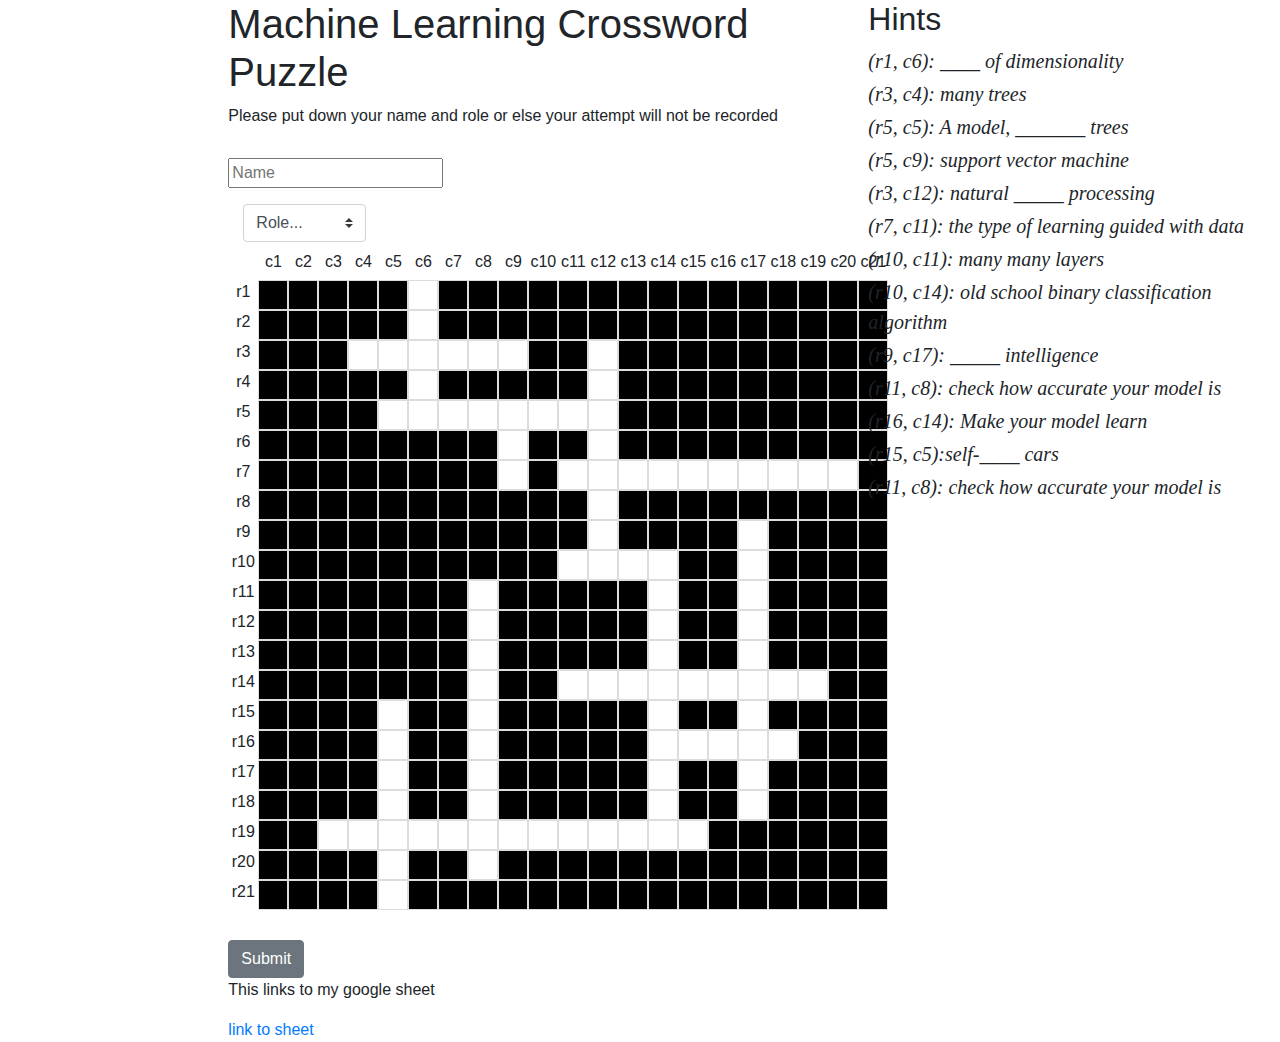
<file: index.html>
<!doctype html>

<html lang="en">
<head>
  <meta charset="utf-8">

  <title>Crossword Puzzle</title>
  <meta name="description" content="The HTML5 Herald">
  <link rel="stylesheet" href="https://stackpath.bootstrapcdn.com/bootstrap/4.5.2/css/bootstrap.min.css" integrity="sha384-JcKb8q3iqJ61gNV9KGb8thSsNjpSL0n8PARn9HuZOnIxN0hoP+VmmDGMN5t9UJ0Z" crossorigin="anonymous">
  <link rel="stylesheet" href="./style.css">

</head>

<body>
  <div class="container-fluid">

    <div class="row">

      <div class="col-2">
      </div>
      <div class="col-6">
        <h1> Machine Learning Crossword Puzzle </h1>
        <div> Please put down your name and role or else your attempt will not be recorded </div>
        <form name="submit-to-google-sheet" class="big-form">
          <div class="form-group">
            <input name="Name "  placeholder="Name" id='name' required>
          </div>
           <div class="col-3 my-2">
            <select class="custom-select mr-sm-2" id="inlineFormCustomSelect" name="class" required>
            <option selected>Role...</option>
            <option value="1a">Software Engineer</option>
            <option value="1b">Recruiter</option>
            <option value="1c">Student</option>
            <option value="1d">Alex's Friends</option>
          </select>
          </div>
        </form>
        <div id="container"></div>
        <button onclick="check()" class="btn btn-secondary"> Submit </button>
        <p> This links to my google sheet </p>
        <a href="https://docs.google.com/spreadsheets/d/1ht2WcE0U3zUg1V9oAYfbi-1jcEsv4gM5k1nBYqmNsRQ/edit#gid=0"> link to sheet</a>
      </div>
      <div class="col-4">
        <h2> Hints </h2>

        <div class="hint"> (r1, c6): ____ of dimensionality</div>
        <div class="hint"> (r3, c4): many trees </div>
        <div class="hint"> (r5, c5): A model, _______ trees </div>
        <div class="hint"> (r5, c9): support vector machine </div>
        <div class="hint"> (r3, c12): natural _____ processing </div>
        <div class="hint"> (r7, c11): the type of learning guided with data  </div>
        <div class="hint"> (r10, c11): many many layers </div>
        <div class="hint"> (r10, c14): old school binary classification algorithm </div>
        <div class="hint"> (r9, c17): _____ intelligence </div>
        <div class="hint"> (r11, c8): check how accurate your model is </div>
        <div class="hint"> (r16, c14): Make your model learn </div>
        <div class="hint"> (r15, c5):self-____ cars </div>
        <div class="hint"> (r11, c8): check how accurate your model is </div>
      </div>
    </div>
    <div class="row">
      <div class="col-2">
      </div>
    </div>
  </div>





 <script src="./script.js"></script>
 <script src="https://code.jquery.com/jquery-3.5.1.slim.min.js" integrity="sha384-DfXdz2htPH0lsSSs5nCTpuj/zy4C+OGpamoFVy38MVBnE+IbbVYUew+OrCXaRkfj" crossorigin="anonymous"></script>
<script src="https://cdn.jsdelivr.net/npm/popper.js@1.16.1/dist/umd/popper.min.js" integrity="sha384-9/reFTGAW83EW2RDu2S0VKaIzap3H66lZH81PoYlFhbGU+6BZp6G7niu735Sk7lN" crossorigin="anonymous"></script>
<script src="https://stackpath.bootstrapcdn.com/bootstrap/4.5.2/js/bootstrap.min.js" integrity="sha384-B4gt1jrGC7Jh4AgTPSdUtOBvfO8shuf57BaghqFfPlYxofvL8/KUEfYiJOMMV+rV" crossorigin="anonymous"></script>
</body>
</html>
</file>
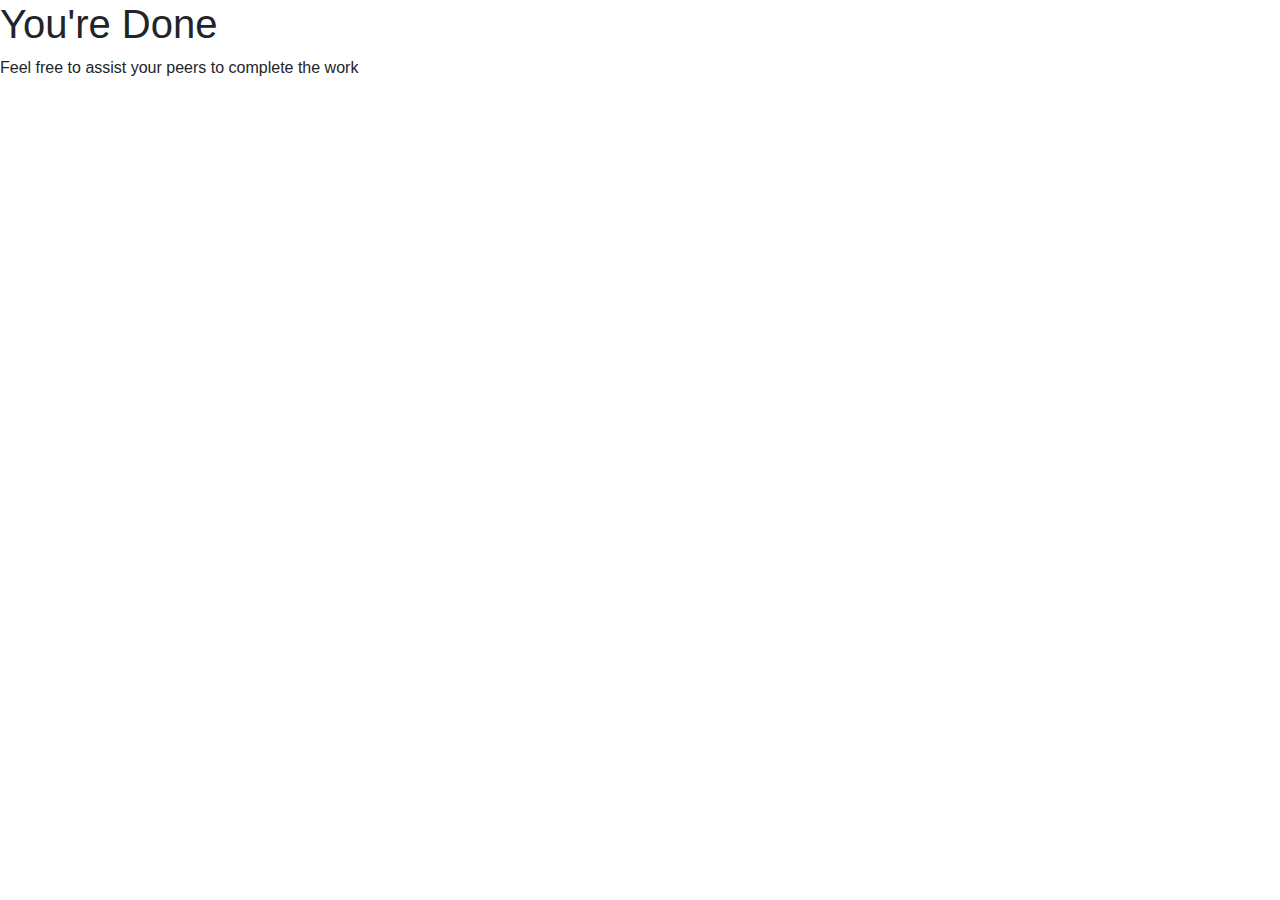
<file: done.html>
<!doctype html>

<html lang="en">
<head>
  <meta charset="utf-8">

  <title>Crossword Puzzle</title>
  <meta name="description" content="The HTML5 Herald">
  <link rel="stylesheet" href="https://stackpath.bootstrapcdn.com/bootstrap/4.5.2/css/bootstrap.min.css" integrity="sha384-JcKb8q3iqJ61gNV9KGb8thSsNjpSL0n8PARn9HuZOnIxN0hoP+VmmDGMN5t9UJ0Z" crossorigin="anonymous">
  <link rel="stylesheet" href="./style.css">

</head>

<body>

  <h1> You're Done </h1>

  <p>Feel free to assist your peers to complete the work </p>

  <script src="./script.js"></script>
  <script src="https://code.jquery.com/jquery-3.5.1.slim.min.js" integrity="sha384-DfXdz2htPH0lsSSs5nCTpuj/zy4C+OGpamoFVy38MVBnE+IbbVYUew+OrCXaRkfj" crossorigin="anonymous"></script>
  <script src="https://cdn.jsdelivr.net/npm/popper.js@1.16.1/dist/umd/popper.min.js" integrity="sha384-9/reFTGAW83EW2RDu2S0VKaIzap3H66lZH81PoYlFhbGU+6BZp6G7niu735Sk7lN" crossorigin="anonymous"></script>
  <script src="https://stackpath.bootstrapcdn.com/bootstrap/4.5.2/js/bootstrap.min.js" integrity="sha384-B4gt1jrGC7Jh4AgTPSdUtOBvfO8shuf57BaghqFfPlYxofvL8/KUEfYiJOMMV+rV" crossorigin="anonymous"></script>
  </body>
</html>
</file>
<file: style.css>
.buttons001 {
    border:1px solid black;
    background-color: white;
    color: black;
    text-align: center;
    display: inline-block;
    width: 10px;
    height: 10px;
    cursor: context-menu;
}

.buttons001 {
    border:1px solid black;
    background-color: black;
    color: black;
    text-align: center;
    display: inline-block;
    width: 10px;
    height: 10px;
    cursor: context-menu;
}

:root {
  --grid-cols: 1;
  --grid-rows: 1;
}

#container {
  display: grid;
  grid-template-rows: repeat(var(--grid-rows), 0fr);
  grid-template-columns: repeat(var(--grid-cols), 0fr);
  margin-bottom: 30px;
}

.grid-item {
  border: 1px solid #ddd;
  text-align: center;
  height:30px;
  width:30px;
  cursor: context-menu;
  display: inline-block;
}

.grid-item2 {
  border: 1px solid #ddd;
  text-align: center;
  height:30px;
  width:30px;
  cursor: context-menu;
  display: inline-block;
  background-color: black;
}

.grid-borders {

  text-align: center;
  height:30px;
  width:30px;
  background-color: white;
}

.hint {
  font-family: "Times New Roman", Times, serif;
  font-size: 20px;
  font-style: italic;
  padding-bottom: 3px;
}
.hint-section {
  margin-left: 40px;
}
.button {
  background-color: #4CAF50; /* Green */
  border: none;
  color: white;
  padding: 20px;
  text-align: center;
  text-decoration: none;
  display: inline-block;
  font-size: 16px;
  margin-top: 40px;
  margin-left: 50px;
  cursor: pointer;
  border-radius: 8px;
}
.big-form {
  margin-top:30px;
}
</file>
